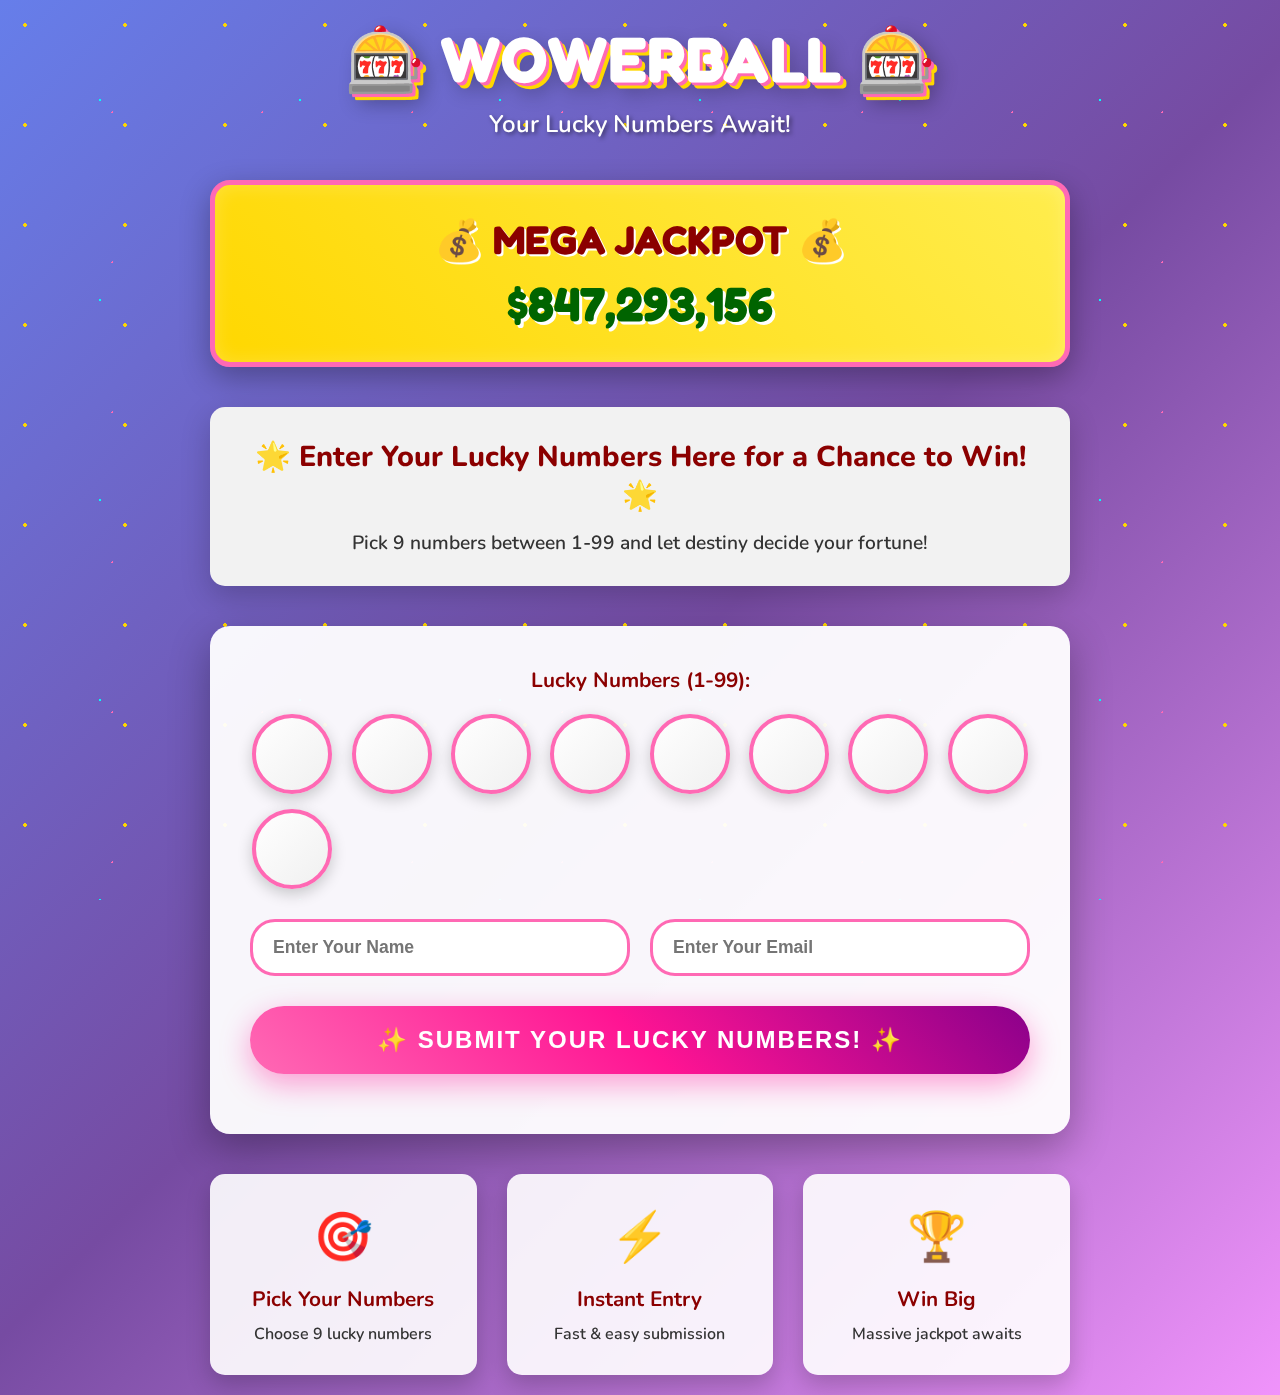
<file: index.html>
<!DOCTYPE html>
<html lang="en">
<head>
    <meta charset="UTF-8">
    <meta name="viewport" content="width=device-width, initial-scale=1.0">
    <title>Wowerball - Enter Your Lucky Numbers!</title>
    <link rel="stylesheet" href="wowerball.css">
</head>
<body>
    <div class="sparkles"></div>
    <div class="container">
        <header>
            <h1 class="logo">🎰 WOWERBALL 🎰</h1>
            <p class="tagline">Your Lucky Numbers Await!</p>
        </header>
        
        <main>
            <div class="jackpot-banner">
                <h2>💰 MEGA JACKPOT 💰</h2>
                <p class="jackpot-amount">$847,293,156</p>
            </div>
            
            <div class="instructions">
                <h3>🌟 Enter Your Lucky Numbers Here for a Chance to Win! 🌟</h3>
                <p>Pick 9 numbers between 1-99 and let destiny decide your fortune!</p>
            </div>
            
            <form id="lotteryForm" class="lottery-form">
                <div class="numbers-container">
                    <div class="number-group">
                        <label>Lucky Numbers (1-99):</label>
                        <div class="number-inputs">
                            <input type="number" class="number-input" min="1" max="99" required>
                            <input type="number" class="number-input" min="1" max="99" required>
                            <input type="number" class="number-input" min="1" max="99" required>
                            <input type="number" class="number-input" min="1" max="99" required>
                            <input type="number" class="number-input" min="1" max="99" required>
                            <input type="number" class="number-input" min="1" max="99" required>
                            <input type="number" class="number-input" min="1" max="99" required>
                            <input type="number" class="number-input" min="1" max="99" required>
                            <input type="number" class="number-input" min="1" max="99" required>
                        </div>
                    </div>
                </div>
                
                <div class="player-info">
                    <input type="text" id="playerName" placeholder="Enter Your Name" required>
                    <input type="email" id="playerEmail" placeholder="Enter Your Email" required>
                </div>
                
                <button type="submit" class="submit-btn">
                    ✨ SUBMIT YOUR LUCKY NUMBERS! ✨
                </button>
            </form>
            
            <div class="features">
                <div class="feature">
                    <span class="feature-icon">🎯</span>
                    <h4>Pick Your Numbers</h4>
                    <p>Choose 9 lucky numbers</p>
                </div>
                <div class="feature">
                    <span class="feature-icon">⚡</span>
                    <h4>Instant Entry</h4>
                    <p>Fast & easy submission</p>
                </div>
                <div class="feature">
                    <span class="feature-icon">🏆</span>
                    <h4>Win Big</h4>
                    <p>Massive jackpot awaits</p>
                </div>
            </div>
        </main>
    </div>
    
    <script src="wowerball.js"></script>
</body>
</html>
</file>
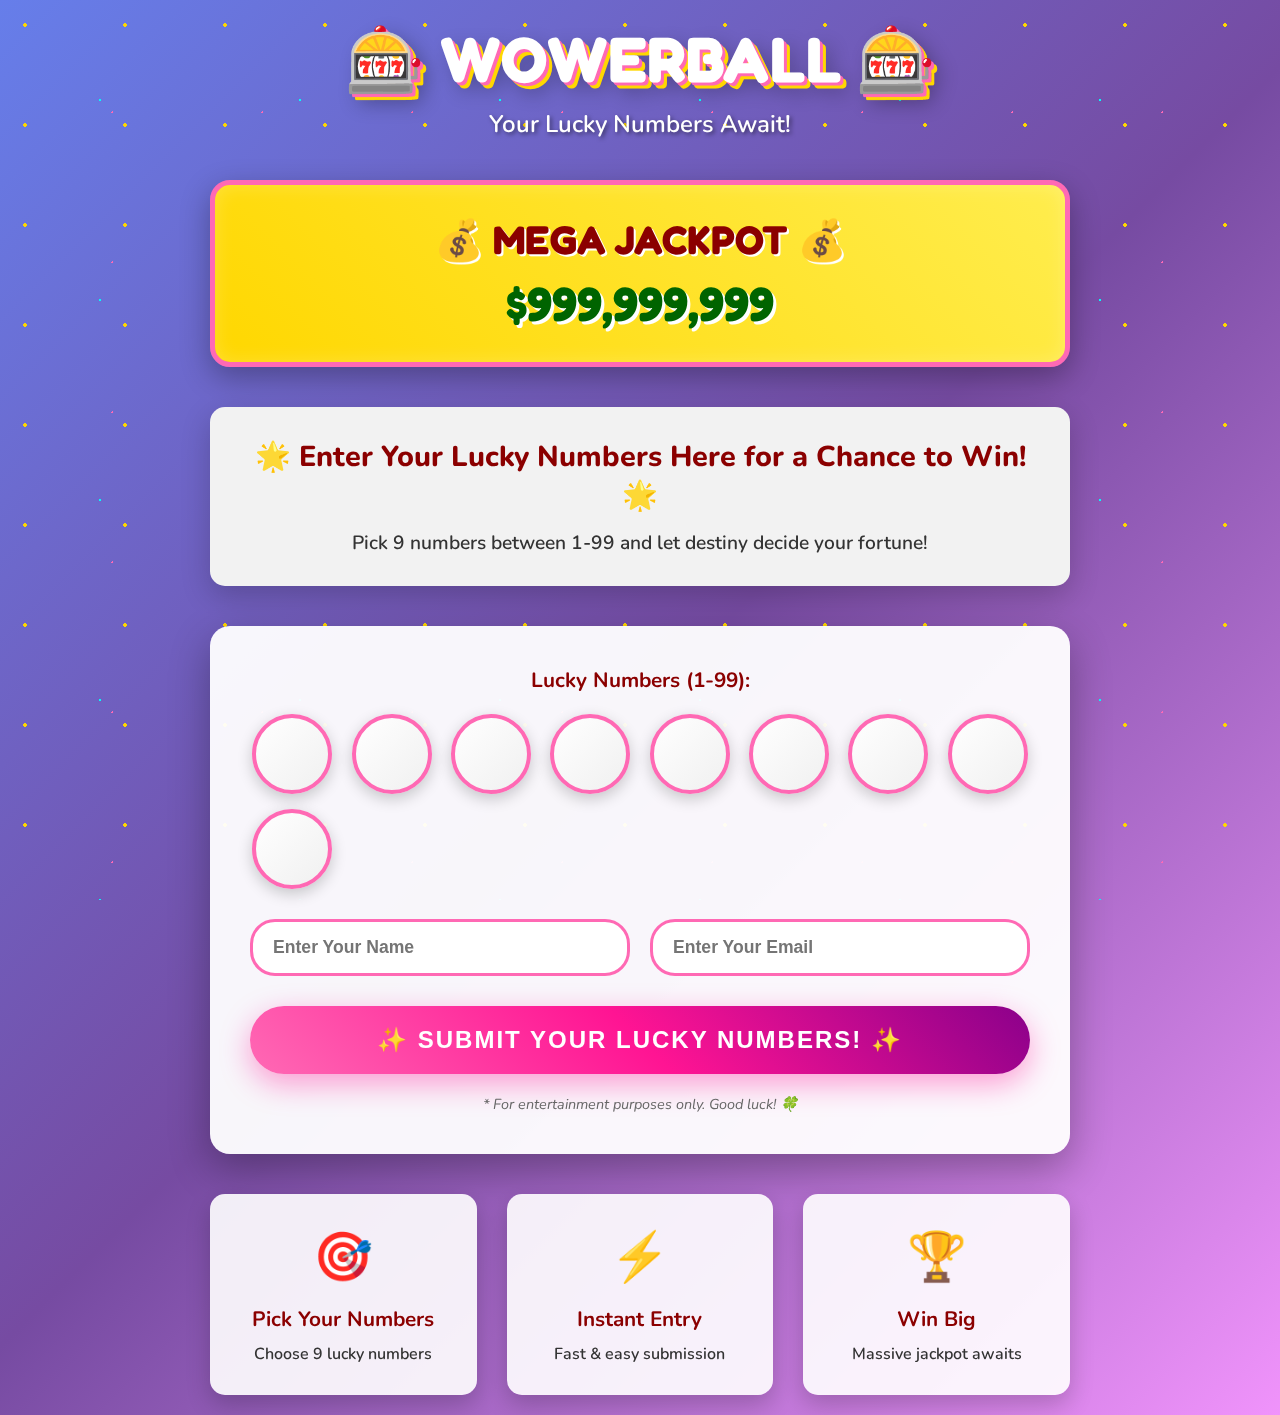
<file: wowerball.html>
<!DOCTYPE html>
<html lang="en">
<head>
    <meta charset="UTF-8">
    <meta name="viewport" content="width=device-width, initial-scale=1.0">
    <title>Wowerball - Enter Your Lucky Numbers!</title>
    <link rel="stylesheet" href="wowerball.css">
</head>
<body>
    <div class="sparkles"></div>
    <div class="container">
        <header>
            <h1 class="logo">🎰 WOWERBALL 🎰</h1>
            <p class="tagline">Your Lucky Numbers Await!</p>
        </header>
        
        <main>
            <div class="jackpot-banner">
                <h2>💰 MEGA JACKPOT 💰</h2>
                <p class="jackpot-amount">$999,999,999</p>
            </div>
            
            <div class="instructions">
                <h3>🌟 Enter Your Lucky Numbers Here for a Chance to Win! 🌟</h3>
                <p>Pick 9 numbers between 1-99 and let destiny decide your fortune!</p>
            </div>
            
            <form id="lotteryForm" class="lottery-form">
                <div class="numbers-container">
                    <div class="number-group">
                        <label>Lucky Numbers (1-99):</label>
                        <div class="number-inputs">
                            <input type="number" class="number-input" min="1" max="99" required>
                            <input type="number" class="number-input" min="1" max="99" required>
                            <input type="number" class="number-input" min="1" max="99" required>
                            <input type="number" class="number-input" min="1" max="99" required>
                            <input type="number" class="number-input" min="1" max="99" required>
                            <input type="number" class="number-input" min="1" max="99" required>
                            <input type="number" class="number-input" min="1" max="99" required>
                            <input type="number" class="number-input" min="1" max="99" required>
                            <input type="number" class="number-input" min="1" max="99" required>
                        </div>
                    </div>
                </div>
                
                <div class="player-info">
                    <input type="text" id="playerName" placeholder="Enter Your Name" required>
                    <input type="email" id="playerEmail" placeholder="Enter Your Email" required>
                </div>
                
                <button type="submit" class="submit-btn">
                    ✨ SUBMIT YOUR LUCKY NUMBERS! ✨
                </button>
                
                <p class="disclaimer">* For entertainment purposes only. Good luck! 🍀</p>
            </form>
            
            <div class="features">
                <div class="feature">
                    <span class="feature-icon">🎯</span>
                    <h4>Pick Your Numbers</h4>
                    <p>Choose 9 lucky numbers</p>
                </div>
                <div class="feature">
                    <span class="feature-icon">⚡</span>
                    <h4>Instant Entry</h4>
                    <p>Fast & easy submission</p>
                </div>
                <div class="feature">
                    <span class="feature-icon">🏆</span>
                    <h4>Win Big</h4>
                    <p>Massive jackpot awaits</p>
                </div>
            </div>
        </main>
    </div>
    
    <script src="wowerball.js"></script>
</body>
</html>
</file>
<file: wowerball.css>
@import url('https://fonts.googleapis.com/css2?family=Fredoka+One:wght@400&family=Nunito:wght@400;600;700;800&display=swap');

* {
    margin: 0;
    padding: 0;
    box-sizing: border-box;
}

body {
    font-family: 'Nunito', sans-serif;
    background: linear-gradient(135deg, #667eea 0%, #764ba2 50%, #f093fb 100%);
    min-height: 100vh;
    overflow-x: hidden;
    position: relative;
}

/* Animated sparkles background */
.sparkles {
    position: fixed;
    top: 0;
    left: 0;
    width: 100%;
    height: 100%;
    pointer-events: none;
    background-image: 
        radial-gradient(circle at 25% 25%, #ffd700 2px, transparent 2px),
        radial-gradient(circle at 75% 75%, #ff69b4 1px, transparent 1px),
        radial-gradient(circle at 50% 50%, #00ffff 1.5px, transparent 1.5px);
    background-size: 100px 100px, 150px 150px, 200px 200px;
    animation: sparkle 3s ease-in-out infinite alternate;
    z-index: -1;
}

@keyframes sparkle {
    0% { opacity: 0.3; transform: scale(1); }
    100% { opacity: 0.8; transform: scale(1.1); }
}

.container {
    max-width: 900px;
    margin: 0 auto;
    padding: 20px;
    position: relative;
    z-index: 1;
}

header {
    text-align: center;
    margin-bottom: 40px;
}

.logo {
    font-family: 'Fredoka One', cursive;
    font-size: 4rem;
    color: #fff;
    text-shadow: 
        3px 3px 0px #ff69b4,
        6px 6px 0px #ffd700,
        9px 9px 20px rgba(0,0,0,0.3);
    margin-bottom: 10px;
    animation: glow 2s ease-in-out infinite alternate;
}

@keyframes glow {
    from { text-shadow: 3px 3px 0px #ff69b4, 6px 6px 0px #ffd700, 9px 9px 20px rgba(0,0,0,0.3); }
    to { text-shadow: 3px 3px 0px #ffd700, 6px 6px 0px #ff69b4, 9px 9px 30px rgba(255,255,255,0.5); }
}

.tagline {
    font-size: 1.5rem;
    font-weight: 600;
    color: #fff;
    text-shadow: 2px 2px 4px rgba(0,0,0,0.5);
}

.jackpot-banner {
    background: linear-gradient(45deg, #ffd700, #ffed4e);
    border: 5px solid #ff69b4;
    border-radius: 20px;
    padding: 30px;
    text-align: center;
    margin-bottom: 40px;
    box-shadow: 
        0 10px 30px rgba(0,0,0,0.3),
        inset 0 0 20px rgba(255,255,255,0.2);
    animation: pulse 2s ease-in-out infinite;
}

@keyframes pulse {
    0%, 100% { transform: scale(1); }
    50% { transform: scale(1.05); }
}

.jackpot-banner h2 {
    font-family: 'Fredoka One', cursive;
    font-size: 2.5rem;
    color: #8b0000;
    margin-bottom: 10px;
    text-shadow: 2px 2px 0px #fff;
}

.jackpot-amount {
    font-family: 'Fredoka One', cursive;
    font-size: 3rem;
    color: #006400;
    text-shadow: 3px 3px 0px #fff;
    font-weight: bold;
}

.instructions {
    background: #f2f2f2;
    border-radius: 15px;
    padding: 30px;
    text-align: center;
    margin-bottom: 40px;
    box-shadow: 0 10px 30px rgba(0,0,0,0.2);
}

.instructions h3 {
    font-size: 1.8rem;
    color: #8b0000;
    margin-bottom: 15px;
    font-weight: 800;
}

.instructions p {
    font-size: 1.2rem;
    color: #333;
    font-weight: 600;
}

.lottery-form {
    background: rgba(255,255,255,0.95);
    border-radius: 20px;
    padding: 40px;
    box-shadow: 0 15px 40px rgba(0,0,0,0.3);
    margin-bottom: 40px;
}

.numbers-container {
    margin-bottom: 30px;
}

.number-group label {
    display: block;
    font-size: 1.3rem;
    font-weight: 700;
    color: #8b0000;
    margin-bottom: 20px;
    text-align: center;
}

.number-inputs {
    display: grid;
    grid-template-columns: repeat(auto-fit, minmax(80px, 1fr));
    gap: 15px;
    justify-items: center;
    margin-bottom: 30px;
}

.number-input {
    width: 80px;
    height: 80px;
    font-size: 2rem;
    font-weight: bold;
    text-align: center;
    border: 4px solid #ff69b4;
    border-radius: 50%;
    background: linear-gradient(135deg, #fff, #f0f0f0);
    color: #333;
    transition: all 0.3s ease;
    box-shadow: 0 5px 15px rgba(0,0,0,0.2);
}

.number-input:focus {
    outline: none;
    border-color: #ffd700;
    background: linear-gradient(135deg, #ffd700, #ffed4e);
    transform: scale(1.1);
    box-shadow: 0 8px 25px rgba(255,215,0,0.5);
}

.number-input:valid {
    border-color: #00ff00;
    background: linear-gradient(135deg, #90ff90, #98fb98);
}

.player-info {
    display: flex;
    gap: 20px;
    margin-bottom: 30px;
    flex-wrap: wrap;
}

.player-info input {
    flex: 1;
    min-width: 250px;
    padding: 15px 20px;
    font-size: 1.1rem;
    border: 3px solid #ff69b4;
    border-radius: 25px;
    background: #fff;
    color: #333;
    font-weight: 600;
    transition: all 0.3s ease;
}

.player-info input:focus {
    outline: none;
    border-color: #ffd700;
    box-shadow: 0 0 15px rgba(255,215,0,0.5);
    transform: translateY(-2px);
}

.submit-btn {
    width: 100%;
    padding: 20px;
    font-size: 1.5rem;
    font-weight: 800;
    color: #fff;
    background: linear-gradient(45deg, #ff69b4, #ff1493, #8b008b);
    border: none;
    border-radius: 50px;
    cursor: pointer;
    text-transform: uppercase;
    letter-spacing: 2px;
    transition: all 0.3s ease;
    box-shadow: 0 10px 30px rgba(255,20,147,0.4);
    margin-bottom: 20px;
}

.submit-btn:hover {
    background: linear-gradient(45deg, #ff1493, #ff69b4, #da70d6);
    transform: translateY(-5px);
    box-shadow: 0 15px 40px rgba(255,20,147,0.6);
}

.submit-btn:active {
    transform: translateY(-2px);
}

.disclaimer {
    text-align: center;
    font-size: 0.9rem;
    color: #666;
    font-style: italic;
}

.features {
    display: grid;
    grid-template-columns: repeat(auto-fit, minmax(250px, 1fr));
    gap: 30px;
    margin-top: 40px;
}

.feature {
    background: rgba(255,255,255,0.9);
    border-radius: 15px;
    padding: 30px;
    text-align: center;
    box-shadow: 0 10px 25px rgba(0,0,0,0.2);
    transition: transform 0.3s ease;
}

.feature:hover {
    transform: translateY(-10px);
}

.feature-icon {
    font-size: 3rem;
    display: block;
    margin-bottom: 15px;
}

.feature h4 {
    font-size: 1.3rem;
    color: #8b0000;
    margin-bottom: 10px;
    font-weight: 700;
}

.feature p {
    color: #333;
    font-weight: 600;
}

@media (max-width: 768px) {
    .logo {
        font-size: 2.5rem;
    }
    
    .jackpot-amount {
        font-size: 2rem;
    }
    
    .number-inputs {
        grid-template-columns: repeat(3, 1fr);
    }
    
    .player-info {
        flex-direction: column;
    }
    
    .player-info input {
        min-width: 100%;
    }
}
</file>
